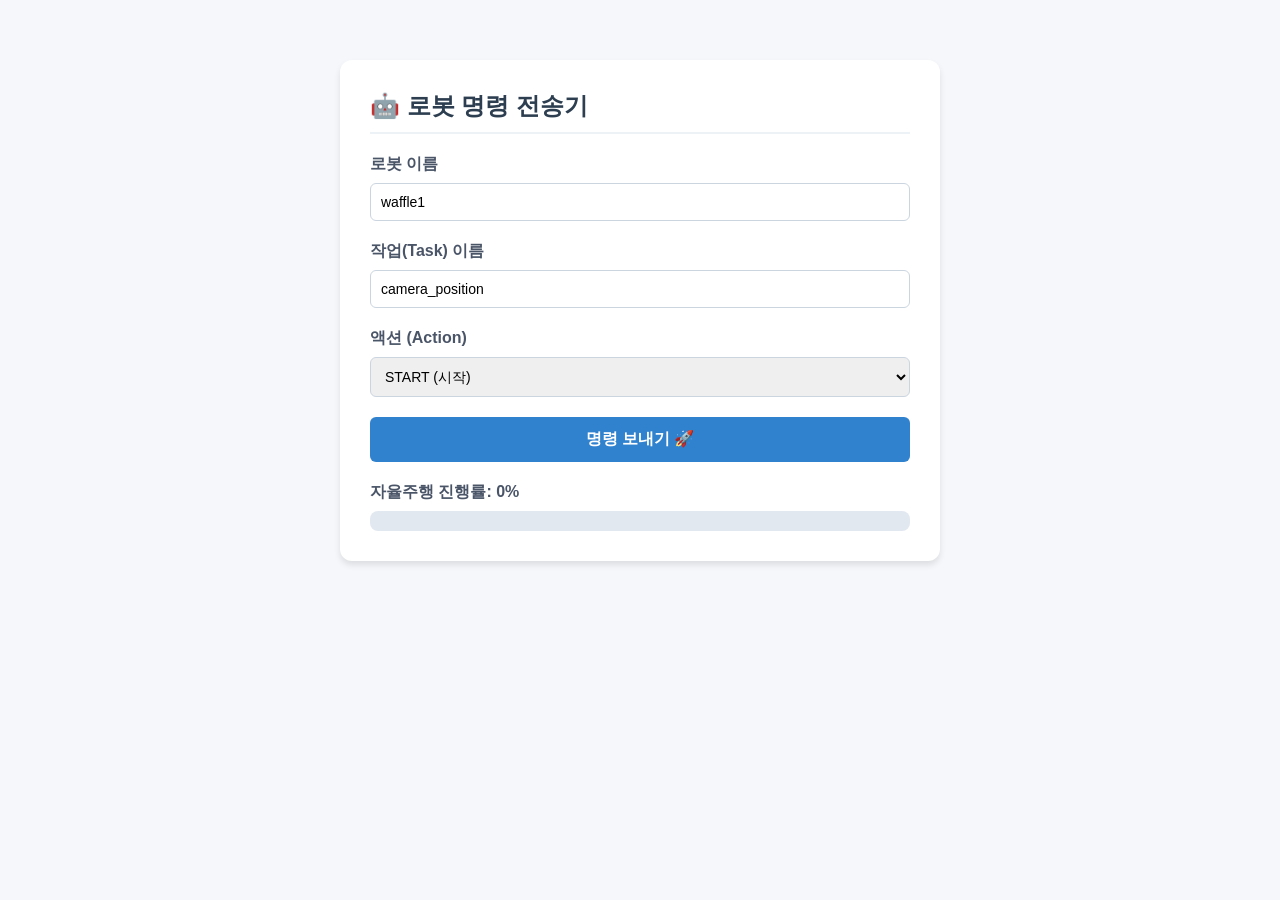
<file: FINAL/web/templates/index.html>
<!DOCTYPE html>
<html lang="ko">
<head>
    <meta charset="UTF-8">
    <title>로봇 플릿 매니저 컨트롤러</title>
    <style>
        body { font-family: 'Segoe UI', Tahoma, Geneva, Verdana, sans-serif; max-width: 600px; margin: 40px auto; padding: 20px; background-color: #f5f7fa; color: #333; }
        .card { background: white; padding: 30px; border-radius: 12px; box-shadow: 0 4px 6px rgba(0,0,0,0.1); }
        h2 { margin-top: 0; color: #2c3e50; border-bottom: 2px solid #edf2f7; padding-bottom: 10px; }
        .form-group { margin-bottom: 20px; }
        label { display: block; font-weight: bold; margin-bottom: 8px; color: #4a5568; }
        input, select { width: 100%; padding: 10px; border: 1px solid #cbd5e0; border-radius: 6px; box-sizing: border-box; font-size: 14px; }
        button { width: 100%; padding: 12px; background-color: #3182ce; color: white; border: none; border-radius: 6px; font-size: 16px; font-weight: bold; cursor: pointer; transition: background 0.2s; }
        button:hover { background-color: #2b6cb0; }
        #result { margin-top: 25px; padding: 15px; border-radius: 6px; display: none; font-weight: bold; white-space: pre-wrap; }
        .success { background-color: #c6f6d5; color: #22543d; border: 1px solid #9ae6b4; }
        .fail { background-color: #fed7d7; color: #742a2a; border: 1px solid #feb2b2; }
    </style>
</head>
<body>
<div class="card">
    <h2>🤖 로봇 명령 전송기</h2>
    <div class="form-group">
        <label for="robot_name">로봇 이름</label>
        <input type="text" id="robot_name" value="waffle1">
    </div>
    <div class="form-group">
        <label for="task_name">작업(Task) 이름</label>
        <input type="text" id="task_name" value="camera_position">
    </div>
    <div class="form-group">
        <label for="action">액션 (Action)</label>
        <select id="action">
            <option value="start">START (시작)</option>
            <option value="stop">STOP (중지)</option>
            <option value="restart">RESTART (재시작)</option>
            <option value="status">STATUS (상태 확인)</option>
        </select>
    </div>
    <button onclick="sendCommand()">명령 보내기 🚀</button>
    <div id="result"></div>
    <!-- 🌟 로딩바 영역 추가 -->
    <div style="margin-top: 20px;">
        <label>자율주행 진행률: <span id="progress-text">0%</span></label>
        <div style="width: 100%; background-color: #e2e8f0; border-radius: 8px; overflow: hidden;">
            <div id="progress-bar" style="width: 0%; height: 20px; background-color: #48bb78; transition: width 0.5s;"></div>
        </div>
    </div>
</div>

<script>
async function sendCommand() {
    const resultDiv = document.getElementById('result');
    resultDiv.style.display = 'none';
    
    const robot_name = document.getElementById('robot_name').value;
    const task_name = document.getElementById('task_name').value;
    const action = document.getElementById('action').value;

    try {
        const response = await fetch('/api/command', {
            method: 'POST',
            headers: { 'Content-Type': 'application/json' },
            body: JSON.stringify({ robot_name, task_name, action })
        });
        const resData = await response.json();
        if (response.ok && resData.result === 'success') {
            resultDiv.className = 'success';
            resultDiv.innerText = `✅ 성공!\n메시지: ${resData.message}`;
        } else {
            resultDiv.className = 'fail';
            resultDiv.innerText = `❌ 실패!\n사유: ${resData.message}`;
        }
    } catch (error) {
        resultDiv.className = 'fail';
        resultDiv.innerText = `🚨 통신 에러: ${error.message}`;
    }
    resultDiv.style.display = 'block';
}

async function fetchProgress() {
    const robot_name = document.getElementById('robot_name').value;
    const task_name = document.getElementById('task_name').value;
    
    // 만약 액션 작업(예: move_to_goal)이 아닐 때는 굳이 물어보지 않음
    if (task_name !== 'move_to_goal') return;

    try {
        // 기존 통신 API 재활용 (action을 'status'로 보냄!)
        const response = await fetch('/api/command', {
            method: 'POST',
            headers: { 'Content-Type': 'application/json' },
            body: JSON.stringify({ 
                robot_name: robot_name, 
                task_name: task_name, 
                action: 'status' 
            })
        });
        const resData = await response.json();
        
        if (response.ok && resData.result === 'success') {
            const percent = resData.message; // 메인 서버가 대답한 "45" 같은 숫자
            
            // 화면 업데이트
            document.getElementById('progress-bar').style.width = percent + '%';
            document.getElementById('progress-text').innerText = percent + '%';
        }
    } catch (error) {
        console.log("상태 업데이트 실패:", error);
    }
}

// 1초(1000ms)마다 fetchProgress 함수를 백그라운드에서 계속 실행!
setInterval(fetchProgress, 1000);
</script>
</body>
</html>
</file>
